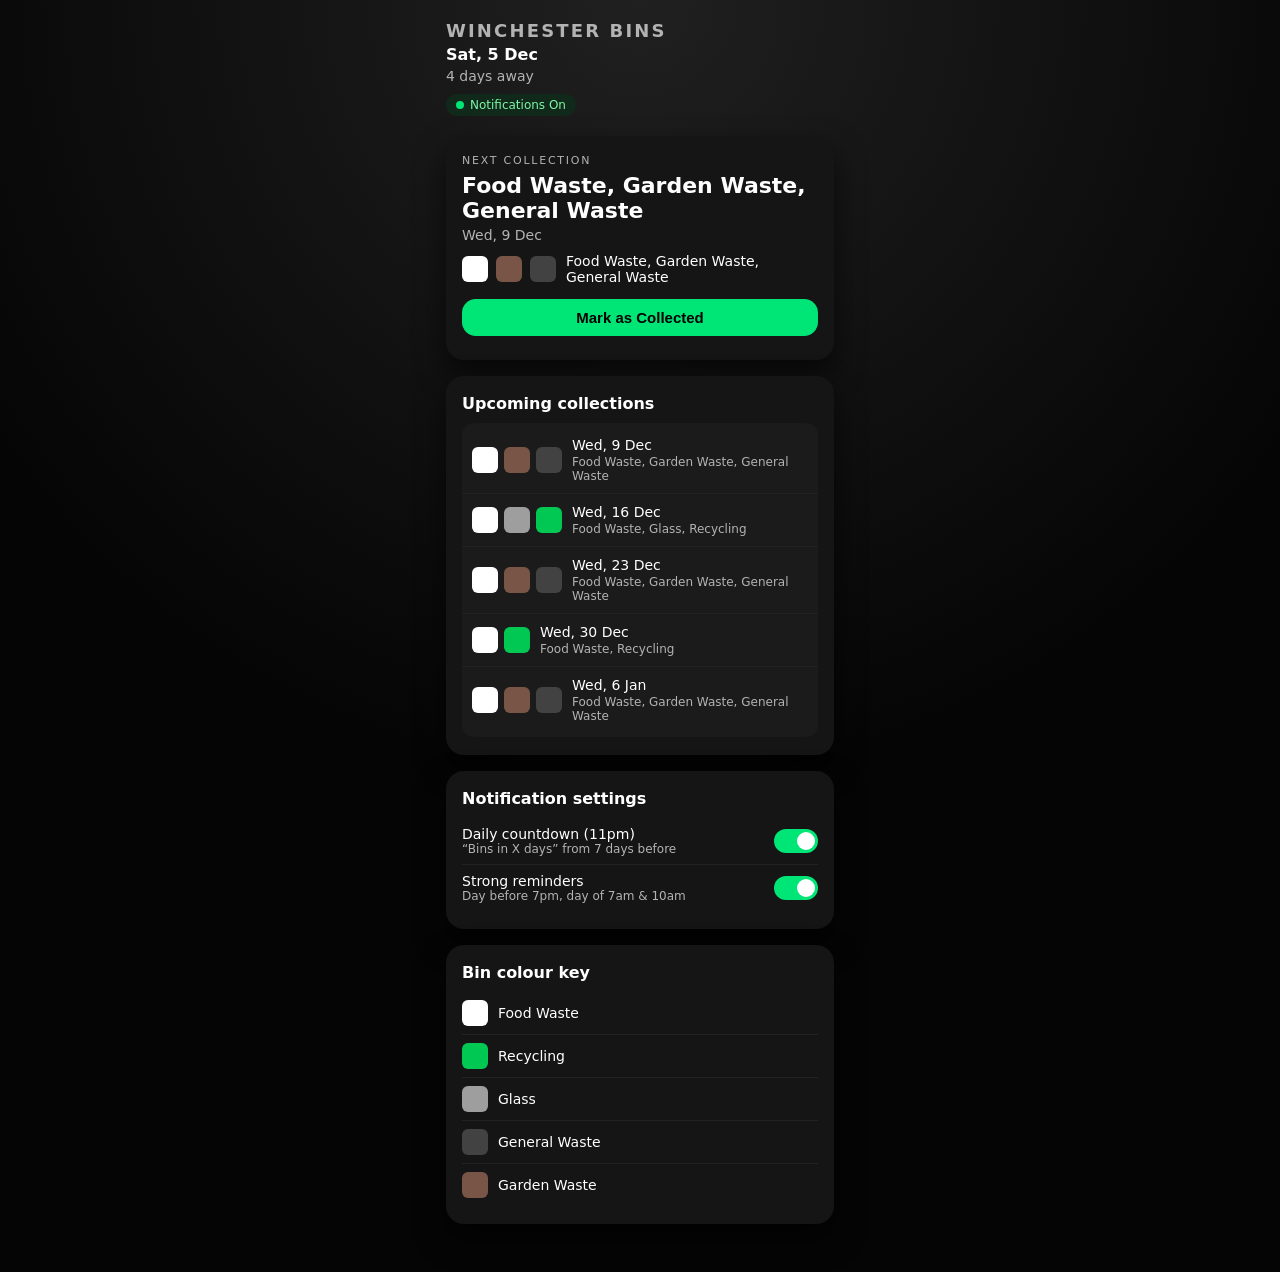
<file: index.html>
<!DOCTYPE html>
<html lang="en">
<head>
  <meta charset="UTF-8" />
  <title>Winchester Bins</title>
  <meta name="viewport" content="width=device-width, initial-scale=1" />

  <link rel="manifest" href="manifest.json" />
  <link rel="stylesheet" href="style.css" />

  <link rel="icon" href="assets/icons/icon-192.png" sizes="192x192" />
  <link rel="apple-touch-icon" href="assets/icons/icon-192.png" />
  <meta name="theme-color" content="#000000" />
</head>
<body>
  <main class="app">
    <header class="app-header">
      <h1 class="app-title">WINCHESTER BINS</h1>
      <p class="app-date" id="today-label"></p>
      <p class="app-countdown" id="countdown-label"></p>
      <div class="notif-pill">
        <span class="notif-dot"></span>
        <span>Notifications On</span>
      </div>
    </header>

    <section class="card" id="next-card">
      <p class="card-label">Next collection</p>
      <h2 class="next-type" id="next-type">–</h2>
      <p class="next-date" id="next-date">–</p>

      <div class="next-bin-row">
        <div id="next-bin-icon"></div>
        <p class="next-bin-text" id="next-bin-text"></p>
      </div>

      <button class="btn-primary" id="mark-collected-btn">
        Mark as Collected
      </button>
      <button class="btn-secondary" id="undo-btn" hidden>
        Undo
      </button>
      <p class="last-collected" id="last-collected-label"></p>
    </section>

    <section class="card">
      <h2 class="section-title">Upcoming collections</h2>
      <div id="upcoming-list"></div>
    </section>

    <section class="card">
      <h2 class="section-title">Notification settings</h2>

      <div class="setting-row">
        <div>
          <div class="setting-title">Daily countdown (11pm)</div>
          <div class="setting-sub">
            “Bins in X days” from 7 days before
          </div>
        </div>
        <label class="switch">
          <input type="checkbox" id="toggle-daily" />
          <span class="slider"></span>
        </label>
      </div>

      <div class="setting-row">
        <div>
          <div class="setting-title">Strong reminders</div>
          <div class="setting-sub">
            Day before 7pm, day of 7am & 10am
          </div>
        </div>
        <label class="switch">
          <input type="checkbox" id="toggle-strong" />
          <span class="slider"></span>
        </label>
      </div>
    </section>

    <section class="card">
      <h2 class="section-title">Bin colour key</h2>
      <div class="bin-row">
        <div class="bin-icon bin-food"></div>
        <span>Food Waste</span>
      </div>
      <div class="bin-row">
        <div class="bin-icon bin-recycling"></div>
        <span>Recycling</span>
      </div>
      <div class="bin-row">
        <div class="bin-icon bin-glass"></div>
        <span>Glass</span>
      </div>
      <div class="bin-row">
        <div class="bin-icon bin-general"></div>
        <span>General Waste</span>
      </div>
      <div class="bin-row">
        <div class="bin-icon bin-garden"></div>
        <span>Garden Waste</span>
      </div>
    </section>
  </main>

  <script src="app.js"></script>
</body>
</html>
</file>
<file: style.css>
:root {
  --bg: #050505;
  --card: #151515;
  --card-soft: #1b1b1b;
  --text: #ffffff;
  --muted: #b3b3b3;
  --accent: #00e676;

  --food: #ffffff;
  --recycling: #00c853;
  --glass: #9e9e9e;
  --general: #424242;
  --garden: #795548;
}

*,
*::before,
*::after {
  box-sizing: border-box;
}

body {
  margin: 0;
  font-family: system-ui, -apple-system, BlinkMacSystemFont, "Segoe UI",
    sans-serif;
  background: radial-gradient(circle at top, #202020 0, #050505 55%);
  color: var(--text);
}

.app {
  max-width: 420px;
  margin: 0 auto;
  padding: 20px 16px 32px;
}

.app-header {
  margin-bottom: 20px;
}

.app-title {
  font-size: 18px;
  letter-spacing: 0.12em;
  text-transform: uppercase;
  color: var(--muted);
  margin: 0 0 4px;
}

.app-date {
  margin: 0;
  font-size: 16px;
  font-weight: 600;
}

.app-countdown {
  margin: 4px 0 10px;
  font-size: 14px;
  color: var(--muted);
}

.notif-pill {
  display: inline-flex;
  align-items: center;
  gap: 6px;
  padding: 4px 10px;
  border-radius: 999px;
  background: #10291a;
  color: #7df7a4;
  font-size: 12px;
}

.notif-dot {
  width: 8px;
  height: 8px;
  border-radius: 50%;
  background: var(--accent);
}

/* Cards */

.card {
  background: var(--card);
  border-radius: 18px;
  padding: 18px 16px;
  margin-bottom: 16px;
  box-shadow: 0 14px 30px rgba(0, 0, 0, 0.6);
}

.card-label {
  text-transform: uppercase;
  font-size: 11px;
  letter-spacing: 0.16em;
  color: var(--muted);
  margin: 0 0 6px;
}

.next-type {
  margin: 0;
  font-size: 22px;
}

.next-date {
  margin: 4px 0 10px;
  font-size: 14px;
  color: var(--muted);
}

.next-bin-row {
  display: flex;
  align-items: center;
  gap: 10px;
  margin-bottom: 14px;
}

.next-bin-text {
  margin: 0;
  font-size: 14px;
}

/* Buttons */

.btn-primary,
.btn-secondary {
  width: 100%;
  border-radius: 14px;
  padding: 10px 16px;
  font-size: 15px;
  font-weight: 600;
  cursor: pointer;
  border: none;
}

.btn-primary {
  background: var(--accent);
  color: #000;
  margin-bottom: 6px;
}

.btn-secondary {
  background: #303030;
  color: var(--text);
  margin-bottom: 6px;
}

.btn-primary:active,
.btn-secondary:active {
  transform: translateY(1px);
}

.last-collected {
  margin: 0;
  font-size: 12px;
  color: var(--muted);
}

/* Upcoming list */

.section-title {
  margin: 0 0 10px;
  font-size: 16px;
}

#upcoming-list {
  border-radius: 12px;
  background: var(--card-soft);
  padding: 4px 0;
}

.upcoming-row {
  display: flex;
  align-items: center;
  padding: 10px 10px;
  border-bottom: 1px solid #222;
  gap: 10px;
}

.upcoming-row:last-child {
  border-bottom: none;
}

.upcoming-text-main {
  font-size: 14px;
  margin-bottom: 2px;
}

.upcoming-text-sub {
  font-size: 12px;
  color: var(--muted);
}

/* Bin icons */

.bin-row {
  display: flex;
  align-items: center;
  gap: 10px;
  padding: 8px 0;
  border-bottom: 1px solid #222;
  font-size: 14px;
}

.bin-row:last-child {
  border-bottom: none;
}

.bin-icon {
  width: 26px;
  height: 26px;
  border-radius: 6px;
  background: #333;
}

.bin-food {
  background: var(--food);
}

.bin-recycling {
  background: var(--recycling);
}

.bin-glass {
  background: var(--glass);
}

.bin-general {
  background: var(--general);
}

.bin-garden {
  background: var(--garden);
}

/* Multiple icons */

#next-bin-icon {
  display: flex;
  gap: 8px;
}

.upcoming-icons {
  display: flex;
  gap: 6px;
}

/* Settings */

.setting-row {
  display: flex;
  align-items: center;
  justify-content: space-between;
  gap: 12px;
  padding: 8px 0;
  border-bottom: 1px solid #222;
}

.setting-row:last-child {
  border-bottom: none;
}

.setting-title {
  font-size: 14px;
}

.setting-sub {
  font-size: 12px;
  color: var(--muted);
}

/* Toggle switch */

.switch {
  position: relative;
  display: inline-block;
  width: 44px;
  height: 24px;
}

.switch input {
  opacity: 0;
  width: 0;
  height: 0;
}

.slider {
  position: absolute;
  cursor: pointer;
  inset: 0;
  background-color: #444;
  transition: 0.2s;
  border-radius: 999px;
}

.slider:before {
  position: absolute;
  content: "";
  height: 18px;
  width: 18px;
  left: 3px;
  top: 3px;
  background-color: white;
  transition: 0.2s;
  border-radius: 50%;
}

.switch input:checked + .slider {
  background-color: var(--accent);
}

.switch input:checked + .slider:before {
  transform: translateX(20px);
}
</file>
